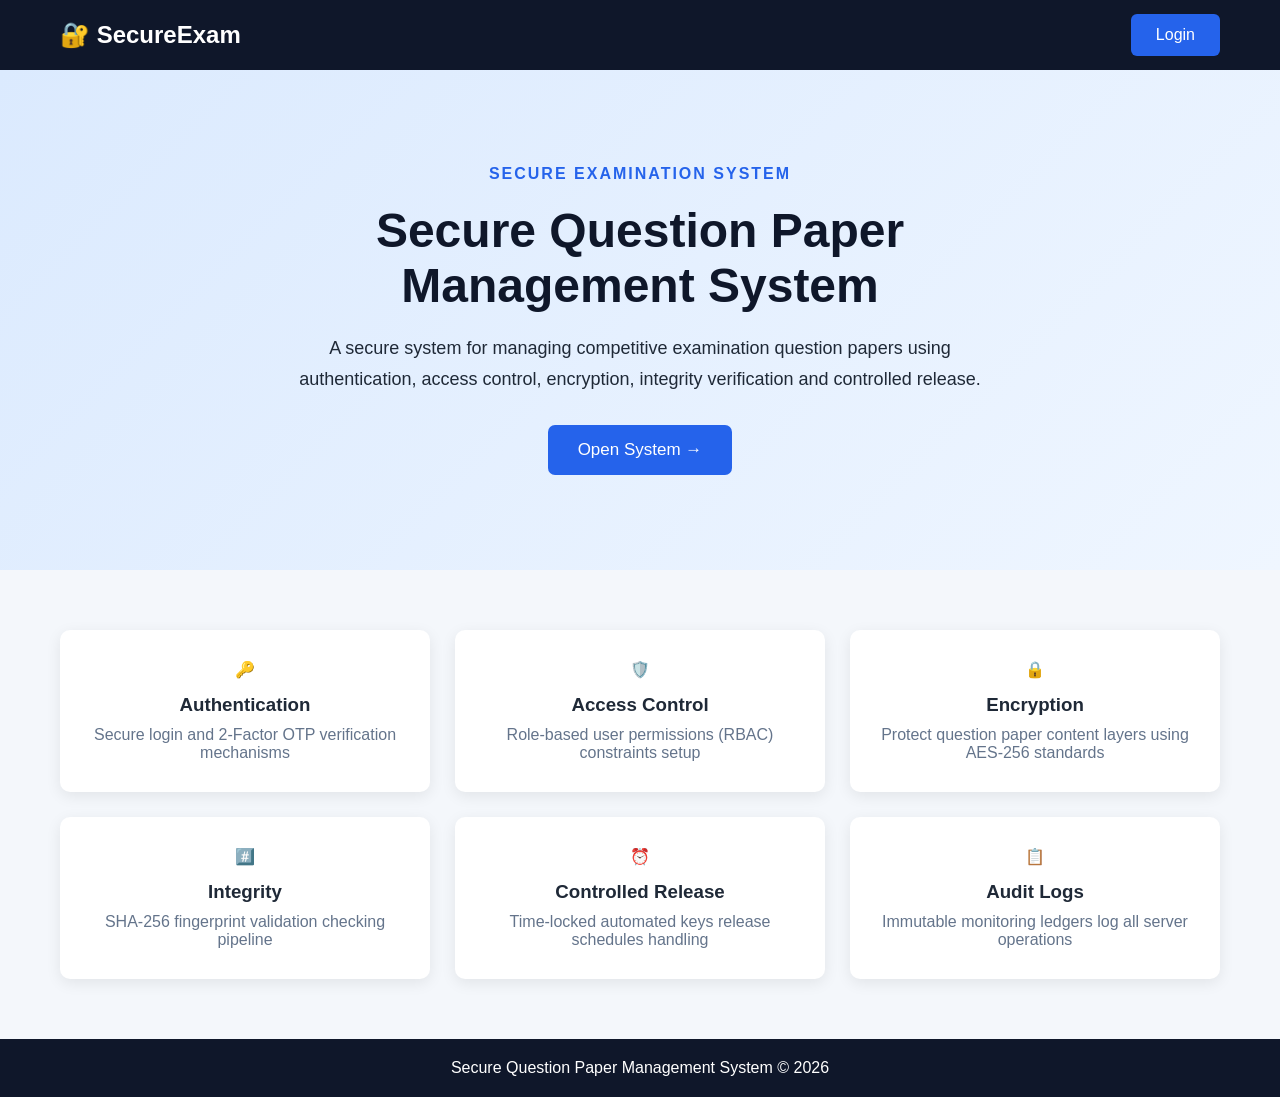
<file: index.html>
<!DOCTYPE html>
<html lang="en">
<head>
    <meta charset="UTF-8">
    <meta name="viewport" content="width=device-width, initial-scale=1.0">
    <title>Secure Question Paper Management</title>
    <link rel="stylesheet" href="css/style.css">
</head>
<body>

    <!-- Navigation Bar -->
    <nav class="navbar">
        <div class="logo">🔐 SecureExam</div>
        <a href="login.html" class="nav-button">Login</a>
    </nav>

    <!-- Hero Main Banner Section -->
    <section class="hero">
        <div class="hero-content">
            <div class="tag">SECURE EXAMINATION SYSTEM</div>
            <h1>Secure Question Paper<br>Management System</h1>
            <p>A secure system for managing competitive examination question papers using authentication, access control, encryption, integrity verification and controlled release.</p>
            <a href="login.html" class="main-button">Open System →</a>
        </div>
    </section>

    <!-- Core Security Architecture Features Grid Layout -->
    <section class="features">
        <div class="feature">
            🔑
            <h3>Authentication</h3>
            <p>Secure login and 2-Factor OTP verification mechanisms</p>
        </div>
        <div class="feature">
            🛡️
            <h3>Access Control</h3>
            <p>Role-based user permissions (RBAC) constraints setup</p>
        </div>
        <div class="feature">
            🔒
            <h3>Encryption</h3>
            <p>Protect question paper content layers using AES-256 standards</p>
        </div>
        <div class="feature">
            #️⃣
            <h3>Integrity</h3>
            <p>SHA-256 fingerprint validation checking pipeline</p>
        </div>
        <div class="feature">
            ⏰
            <h3>Controlled Release</h3>
            <p>Time-locked automated keys release schedules handling</p>
        </div>
        <div class="feature">
            📋
            <h3>Audit Logs</h3>
            <p>Immutable monitoring ledgers log all server operations</p>
        </div>
    </section>

    <!-- Footer Area Section -->
    <footer>
        Secure Question Paper Management System © 2026
    </footer>

</body>
</html>
</file>
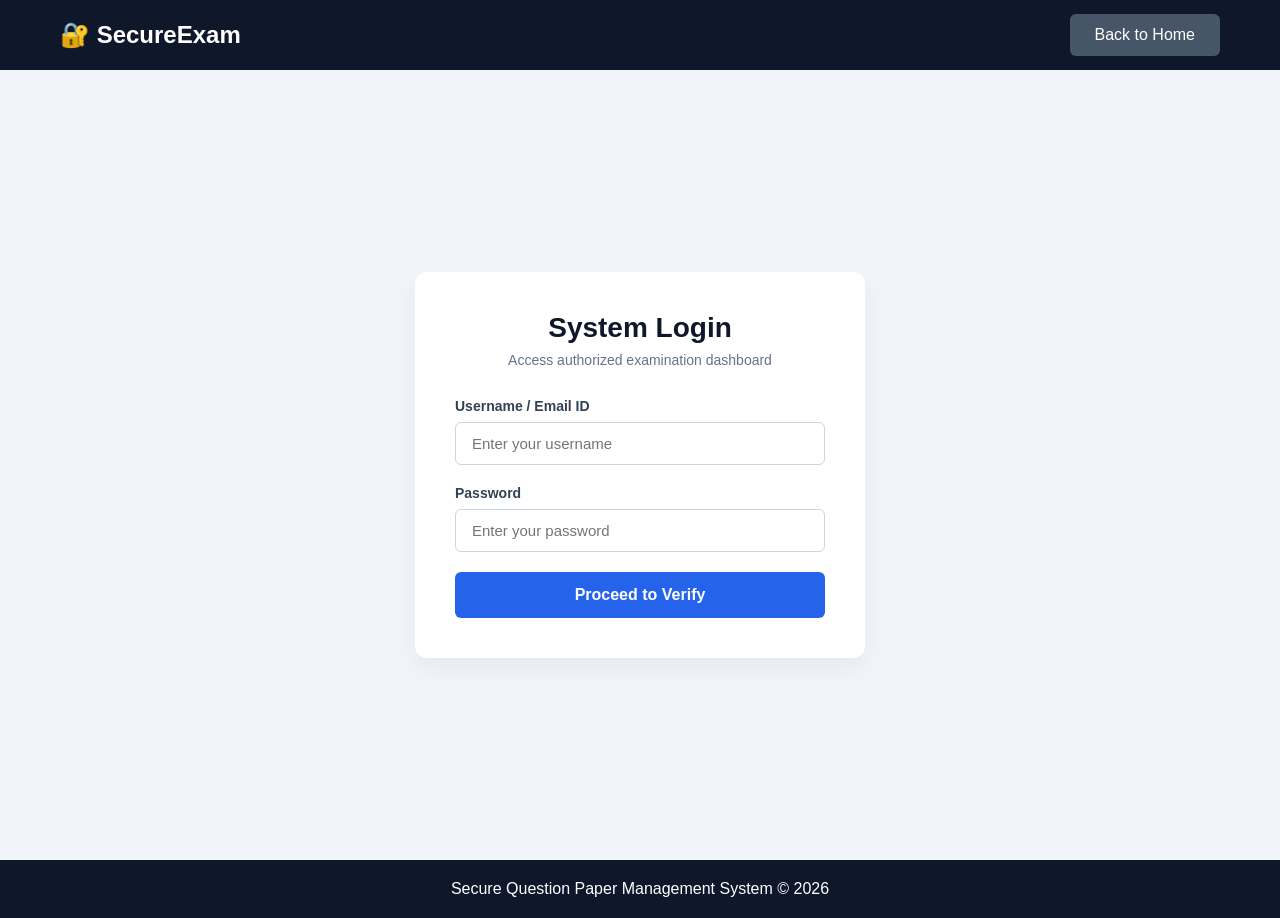
<file: login.html>
<!DOCTYPE html>
<html lang="en">
<head>
    <meta charset="UTF-8">
    <meta name="viewport" content="width=device-width, initial-scale=1.0">
    <title>Secure Exam - Login</title>
    <link rel="stylesheet" href="css/style.css">
</head>
<body>

    <nav class="navbar">
        <div class="logo">🔐 SecureExam</div>
        <a href="index.html" class="nav-button" style="background: #475569;">Back to Home</a>
    </nav>

    <div class="login-container">
        <div class="login-box">
            <h2>System Login</h2>
            <p class="login-subtitle">Access authorized examination dashboard</p>
            
            <form id="loginForm">
                <div class="input-group">
                    <label for="username">Username / Email ID</label>
                    <input type="text" id="username" placeholder="Enter your username" required>
                </div>
                <div class="input-group">
                    <label for="password">Password</label>
                    <input type="password" id="password" placeholder="Enter your password" required>
                </div>
                <div class="input-group" id="otpGroup" style="display: none;">
                    <label for="otp">2-Factor OTP Code</label>
                    <input type="text" id="otp" placeholder="Enter 6-digit OTP" maxlength="6">
                    <span class="otp-hint">A security code has been simulated for your session.</span>
                </div>
                <div id="errorMessage" class="error-msg" style="display: none;"></div>
                <button type="submit" id="submitBtn" class="login-submit-btn">Proceed to Verify</button>
            </form>
        </div>
    </div>

    <footer>Secure Question Paper Management System © 2026</footer>
    <script src="js/auth.js"></script>
</body>
</html>
</file>
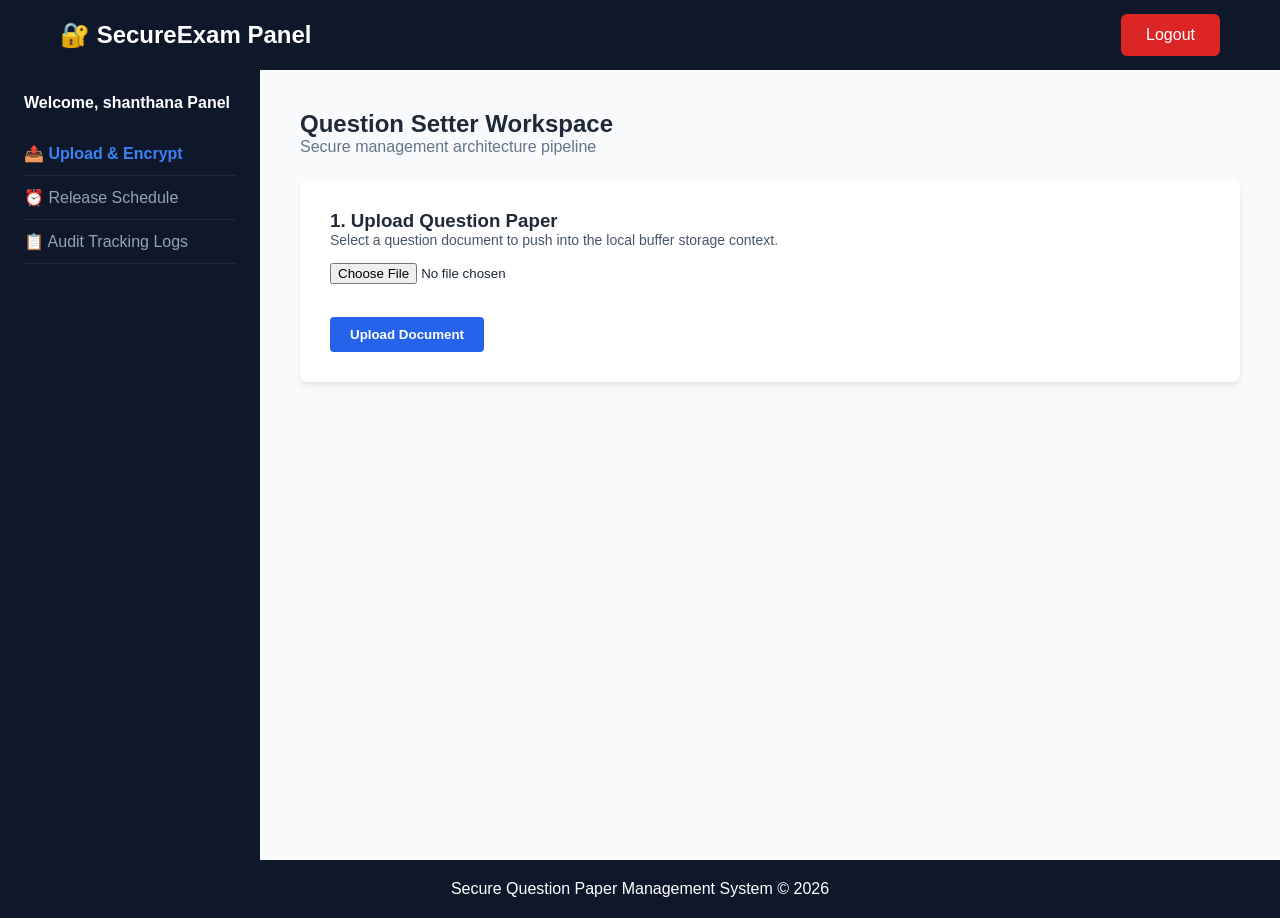
<file: setter-dashboard.html>
<!DOCTYPE html>
<html lang="en">
<head>
    <meta charset="UTF-8">
    <meta name="viewport" content="width=device-width, initial-scale=1.0">
    <title>SecureExam - Question Setter Dashboard</title>
    <link rel="stylesheet" href="css/style.css">
    <style>
        .dashboard-layout {
            display: grid;
            grid-template-columns: 260px 1fr;
            min-height: calc(100vh - 110px);
            background: #f8fafc;
        }
        .sidebar {
            background: #0f172a;
            color: #94a3b8;
            padding: 24px;
        }
        .sidebar h4 { color: white; margin-bottom: 20px; }
        .sidebar ul { list-style: none; }
        .sidebar ul li { padding: 12px 0; border-bottom: 1px solid #1e293b; cursor: pointer; transition: color 0.2s; }
        .sidebar ul li:hover { color: white; }
        .sidebar ul li.active { color: #3b82f6; font-weight: bold; }
        .main-content { padding: 40px; }
        .panel { background: white; padding: 30px; border-radius: 8px; box-shadow: 0 4px 6px -1px rgba(0,0,0,0.1); margin-bottom: 24px; }
        .btn-action { background: #2563eb; color: white; border: none; padding: 10px 20px; border-radius: 4px; cursor: pointer; font-weight: bold; }
        .btn-action:hover { background: #1d4ed8; }
        .status-badge { display: inline-block; padding: 4px 8px; border-radius: 4px; font-size: 12px; font-weight: bold; background: #fef3c7; color: #d97706; }
        .success-badge { background: #dcfce7; color: #15803d; }
        
        .view-panel { display: none; }
        .view-panel.active-view { display: block; }
    </style>
</head>
<body>

    <!-- Navigation Bar -->
    <nav class="navbar">
        <div class="logo">🔐 SecureExam Panel</div>
        <a href="index.html" class="nav-button" style="background: #dc2626;">Logout</a>
    </nav>

    <!-- Main Workspace -->
    <div class="dashboard-layout">
        
        <!-- Sidebar Navigation Menu -->
        <div class="sidebar">
            <h4>Welcome, shanthana Panel</h4>
            <ul>
                <li id="menu-upload" class="active" onclick="switchView('upload')">📤 Upload & Encrypt</li>
                <li id="menu-schedule" onclick="switchView('schedule')">⏰ Release Schedule</li>
                <li id="menu-logs" onclick="switchView('logs')">📋 Audit Tracking Logs</li>
            </ul>
        </div>

        <!-- Dynamic Working Viewport Area -->
        <div class="main-content">
            
            <!-- VIEW 1: UPLOAD & ENCRYPT SECTION -->
            <div id="view-upload" class="view-panel active-view">
                <h2>Question Setter Workspace</h2>
                <p style="color: #64748b; margin-bottom: 24px;">Secure management architecture pipeline</p>

                <div class="panel">
                    <h3>1. Upload Question Paper</h3>
                    <p style="font-size: 14px; margin-bottom: 15px; color: #475569;">Select a question document to push into the local buffer storage context.</p>
                    <input type="file" id="paperFile" style="margin-bottom: 15px; display: block;"><br>
                    
                    <!-- Bypassed Button Fix Built Here -->
                    <button class="btn-action" onclick="document.getElementById('cryptoPanel').style.display = 'block'; alert('File successfully buffered. Ready for core security layer operations.');">Upload Document</button>
                </div>

                <div class="panel" id="cryptoPanel" style="display: none;">
                    <h3>2. Cryptographic Controls & Integrity</h3>
                    <p style="font-size: 14px; margin-bottom: 15px; color: #475569;">Apply structural security filters before repository commitment.</p>
                    <div style="margin-bottom: 12px;">
                        <strong>Status:</strong> <span id="uploadStatus" class="status-badge">Awaiting Pipeline Action</span>
                    </div>
                    <div style="margin-bottom: 15px; font-family: monospace; background: #f1f5f9; padding: 10px; border-radius: 4px; font-size: 13px; display:none;" id="hashDisplay">
                        <strong>SHA-256 Checksum:</strong> <span id="hashValue"></span>
                    </div>
                    <button class="btn-action" style="background: #10b981;" onclick="simulateEncryption()">Encrypt & Generate Integrity Hash</button>
                </div>
            </div>

            <!-- VIEW 2: RELEASE SCHEDULE SECTION -->
            <div id="view-schedule" class="view-panel">
                <h2>Release Schedule Configuration</h2>
                <p style="color: #64748b; margin-bottom: 24px;">Define time-lock constraints for automated decryption keys</p>
                <div class="panel">
                    <h3>Set Automated Exam Release Time</h3>
                    <label style="display:block; margin: 15px 0 5px; font-weight:bold;">Select Exam Start Date & Time:</label>
                    <input type="datetime-local" id="examTime" style="padding:10px; font-size:15px; border:1px solid #cbd5e1; border-radius:6px; margin-bottom:20px;"><br>
                    <button class="btn-action" onclick="alert('Time lock configured successfully! Decryption keys will be locked down until this exact time.')">Lock Schedule & Deploy Keys</button>
                </div>
            </div>

            <!-- VIEW 3: SECURITY LOGS SECTION -->
            <div id="view-logs" class="view-panel">
                <h2>Security Audit Tracking Logs</h2>
                <p style="color: #64748b; margin-bottom: 24px;">Immutable system activity ledger logs</p>
                <div class="panel">
                    <table style="width:100%; border-collapse:collapse; text-align:left; font-size:14px;">
                        <thead>
                            <tr style="background:#f1f5f9; border-bottom:2px solid #cbd5e1;">
                                <th style="padding:12px;">Timestamp</th>
                                <th style="padding:12px;">User / Node ID</th>
                                <th style="padding:12px;">Event Description</th>
                                <th style="padding:12px;">Security Status</th>
                            </tr>
                        </thead>
                        <tbody>
                            <tr style="border-bottom:1px solid #e2e8f0;">
                                <td style="padding:12px; color:#64748b;">06:02:12 AM</td>
                                <td style="padding:12px;"><strong>shanthana</strong></td>
                                <td style="padding:12px;">Successful 2FA Login Verification</td>
                                <td style="padding:12px;"><span style="color:#16a34a; font-weight:bold;">🟢 SUCCESS</span></td>
                            </tr>
                            <tr style="border-bottom:1px solid #e2e8f0;">
                                <td style="padding:12px; color:#64748b;">06:03:01 AM</td>
                                <td style="padding:12px;"><strong>shanthana</strong></td>
                                <td style="padding:12px;">Uploaded document package to local staging slot</td>
                                <td style="padding:12px;"><span style="color:#2563eb; font-weight:bold;">🔵 BUFFERED</span></td>
                            </tr>
                            <tr style="border-bottom:1px solid #e2e8f0;">
                                <td style="padding:12px; color:#64748b;">06:03:08 AM</td>
                                <td style="padding:12px;"><strong>shanthana</strong></td>
                                <td style="padding:12px;">AES-256 Paper Encryption & SHA-256 Hash Generated</td>
                                <td style="padding:12px;"><span style="color:#16a34a; font-weight:bold;">🟢 ENCRYPTED</span></td>
                            </tr>
                        </tbody>
                    </table>
                </div>
            </div>

        </div>
    </div>

    <footer>
        Secure Question Paper Management System © 2026
    </footer>

    <script>
        function switchView(viewName) {
            document.querySelectorAll('.view-panel').forEach(view => view.classList.remove('active-view'));
            document.querySelectorAll('.sidebar ul li').forEach(li => li.classList.remove('active'));
            
            if (viewName === 'upload') {
                document.getElementById('view-upload').classList.add('active-view');
                document.getElementById('menu-upload').classList.add('active');
            } else if (viewName === 'schedule') {
                document.getElementById('view-schedule').classList.add('active-view');
                document.getElementById('menu-schedule').classList.add('active');
            } else if (viewName === 'logs') {
                document.getElementById('view-logs').classList.add('active-view');
                document.getElementById('menu-logs').classList.add('active');
            }
        }

        function simulateEncryption() {
            const statusLabel = document.getElementById('uploadStatus');
            const hashBox = document.getElementById('hashDisplay');
            const hashText = document.getElementById('hashValue');

            statusLabel.textContent = "AES-256 Encrypted & Vault Verified";
            statusLabel.className = "status-badge success-badge";
            hashText.textContent = "e3b0c44298fc1c149afbf4c8996fb92427ae41e4649b934ca495991b7852b855";
            hashBox.style.display = 'block';
            alert("Success! The question paper is encrypted and sealed with an integrity tracking signature.");
        }
    </script>
</body>
</html>
</file>
<file: css/style.css>
* {
    margin: 0;
    padding: 0;
    box-sizing: border-box;
}

body {
    font-family: Arial, sans-serif;
    background: #f4f7fb;
    color: #1f2937;
}

/* Navigation Bar */
.navbar {
    height: 70px;
    background: #0f172a;
    display: flex;
    align-items: center;
    justify-content: space-between;
    padding: 0 60px;
}

.logo {
    color: white;
    font-size: 24px;
    font-weight: bold;
}

.nav-button {
    text-decoration: none;
    background: #2563eb;
    color: white;
    padding: 12px 25px;
    border-radius: 6px;
}

/* Hero Section */
.hero {
    min-height: 500px;
    display: flex;
    align-items: center;
    justify-content: center;
    text-align: center;
    background: linear-gradient(135deg, #dbeafe, #eff6ff);
}

.hero-content {
    max-width: 800px;
    padding: 40px;
}

.tag {
    color: #2563eb;
    font-weight: bold;
    letter-spacing: 2px;
    margin-bottom: 20px;
}

.hero h1 {
    font-size: 48px;
    margin-bottom: 20px;
    color: #0f172a;
}

.hero p {
    font-size: 18px;
    line-height: 1.7;
    margin-bottom: 30px;
}

.main-button {
    display: inline-block;
    text-decoration: none;
    background: #2563eb;
    color: white;
    padding: 15px 30px;
    border-radius: 7px;
    font-size: 17px;
}

/* Features */
.features {
    display: grid;
    grid-template-columns: repeat(3, 1fr);
    gap: 25px;
    padding: 60px;
}

.feature {
    background: white;
    padding: 30px;
    text-align: center;
    border-radius: 10px;
    box-shadow: 0 4px 15px rgba(0, 0, 0, 0.08);
}

.feature h3 {
    margin: 15px 0 10px;
}

.feature p {
    color: #64748b;
}

/* Footer */
footer {
    text-align: center;
    background: #0f172a;
    color: white;
    padding: 20px;
}

/* --- LOGIN PAGE SPECIFIC STYLES --- */
.login-container {
    min-height: calc(100vh - 110px);
    display: flex;
    align-items: center;
    justify-content: center;
    padding: 40px 20px;
    background: #f1f5f9;
}

.login-box {
    background: white;
    width: 100%;
    max-width: 450px;
    padding: 40px;
    border-radius: 12px;
    box-shadow: 0 10px 25px rgba(0, 0, 0, 0.05);
}

.login-box h2 {
    color: #0f172a;
    font-size: 28px;
    margin-bottom: 8px;
    text-align: center;
}

.login-subtitle {
    color: #64748b;
    text-align: center;
    margin-bottom: 30px;
    font-size: 14px;
}

.input-group {
    margin-bottom: 20px;
    text-align: left;
}

.input-group label {
    display: block;
    font-size: 14px;
    font-weight: 600;
    margin-bottom: 8px;
    color: #334155;
}

.input-group input {
    width: 100%;
    padding: 12px 16px;
    border: 1px solid #cbd5e1;
    border-radius: 6px;
    font-size: 15px;
    outline: none;
    transition: border-color 0.2s;
}

.input-group input:focus {
    border-color: #2563eb;
}

.otp-hint {
    display: block;
    font-size: 12px;
    color: #2563eb;
    margin-top: 6px;
}

.error-msg {
    background: #fef2f2;
    color: #dc2626;
    padding: 10px 14px;
    border-radius: 6px;
    font-size: 14px;
    margin-bottom: 20px;
    border-left: 4px solid #dc2626;
}

.login-submit-btn {
    width: 100%;
    background: #2563eb;
    color: white;
    padding: 14px;
    border: none;
    border-radius: 6px;
    font-size: 16px;
    font-weight: bold;
    cursor: pointer;
    transition: background 0.2s;
}

.login-submit-btn:hover {
    background: #1d4ed8;
}

/* Mobile responsive */
@media (max-width: 768px) {
    .navbar { padding: 0 20px; }
    .hero h1 { font-size: 34px; }
    .features { grid-template-columns: 1fr; padding: 30px; }
}
</file>
